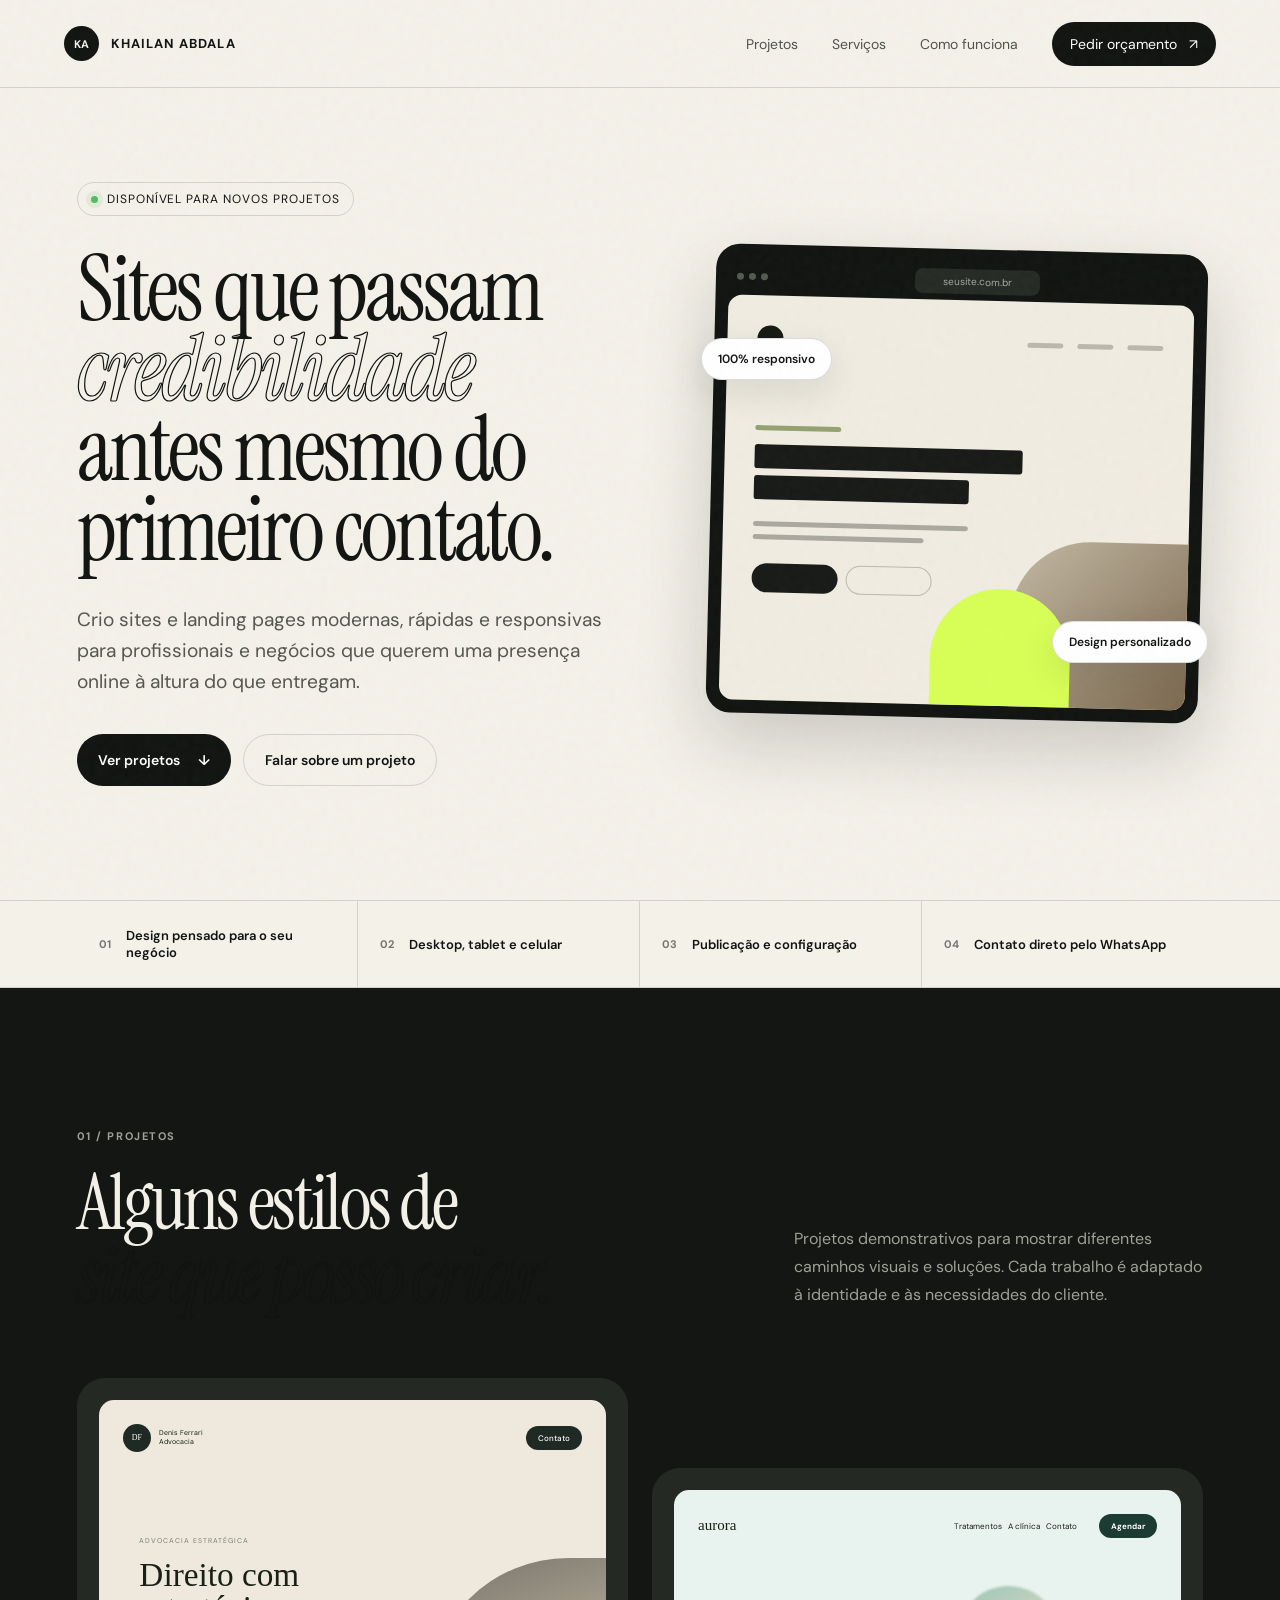
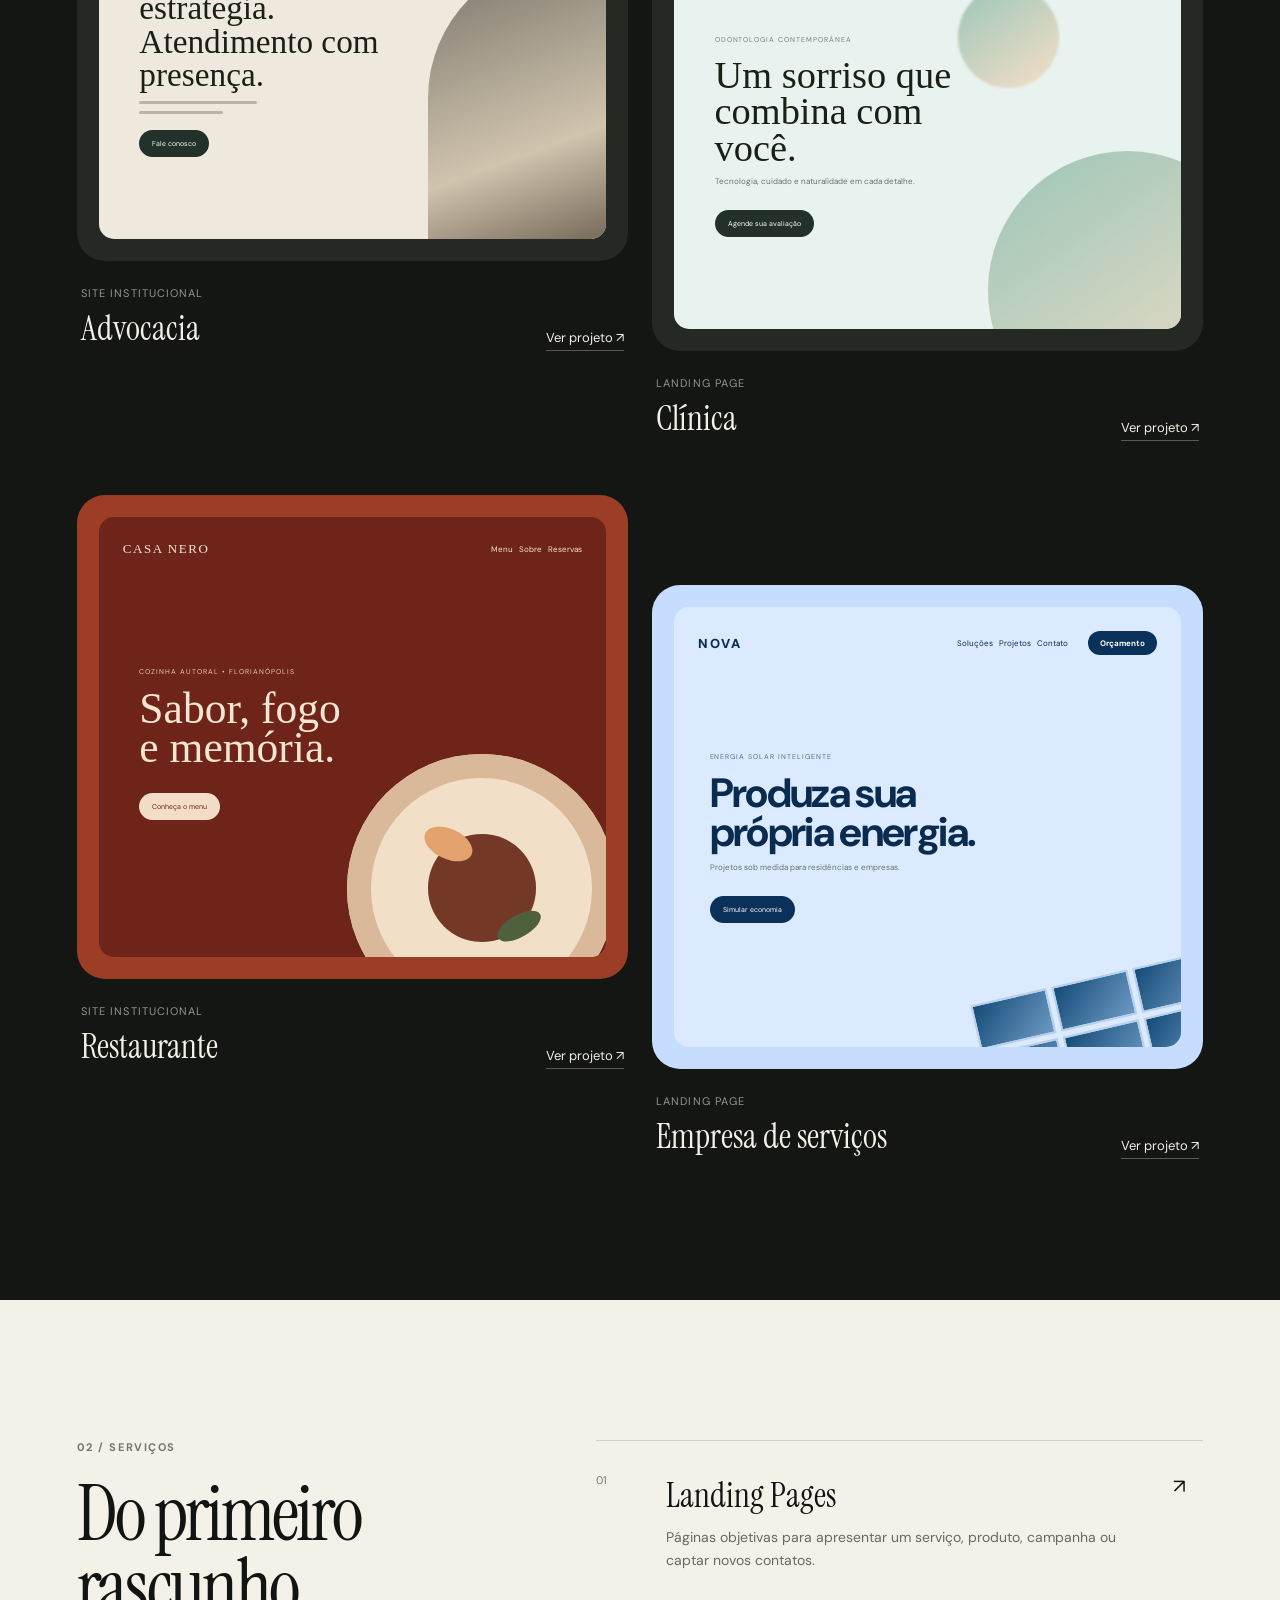
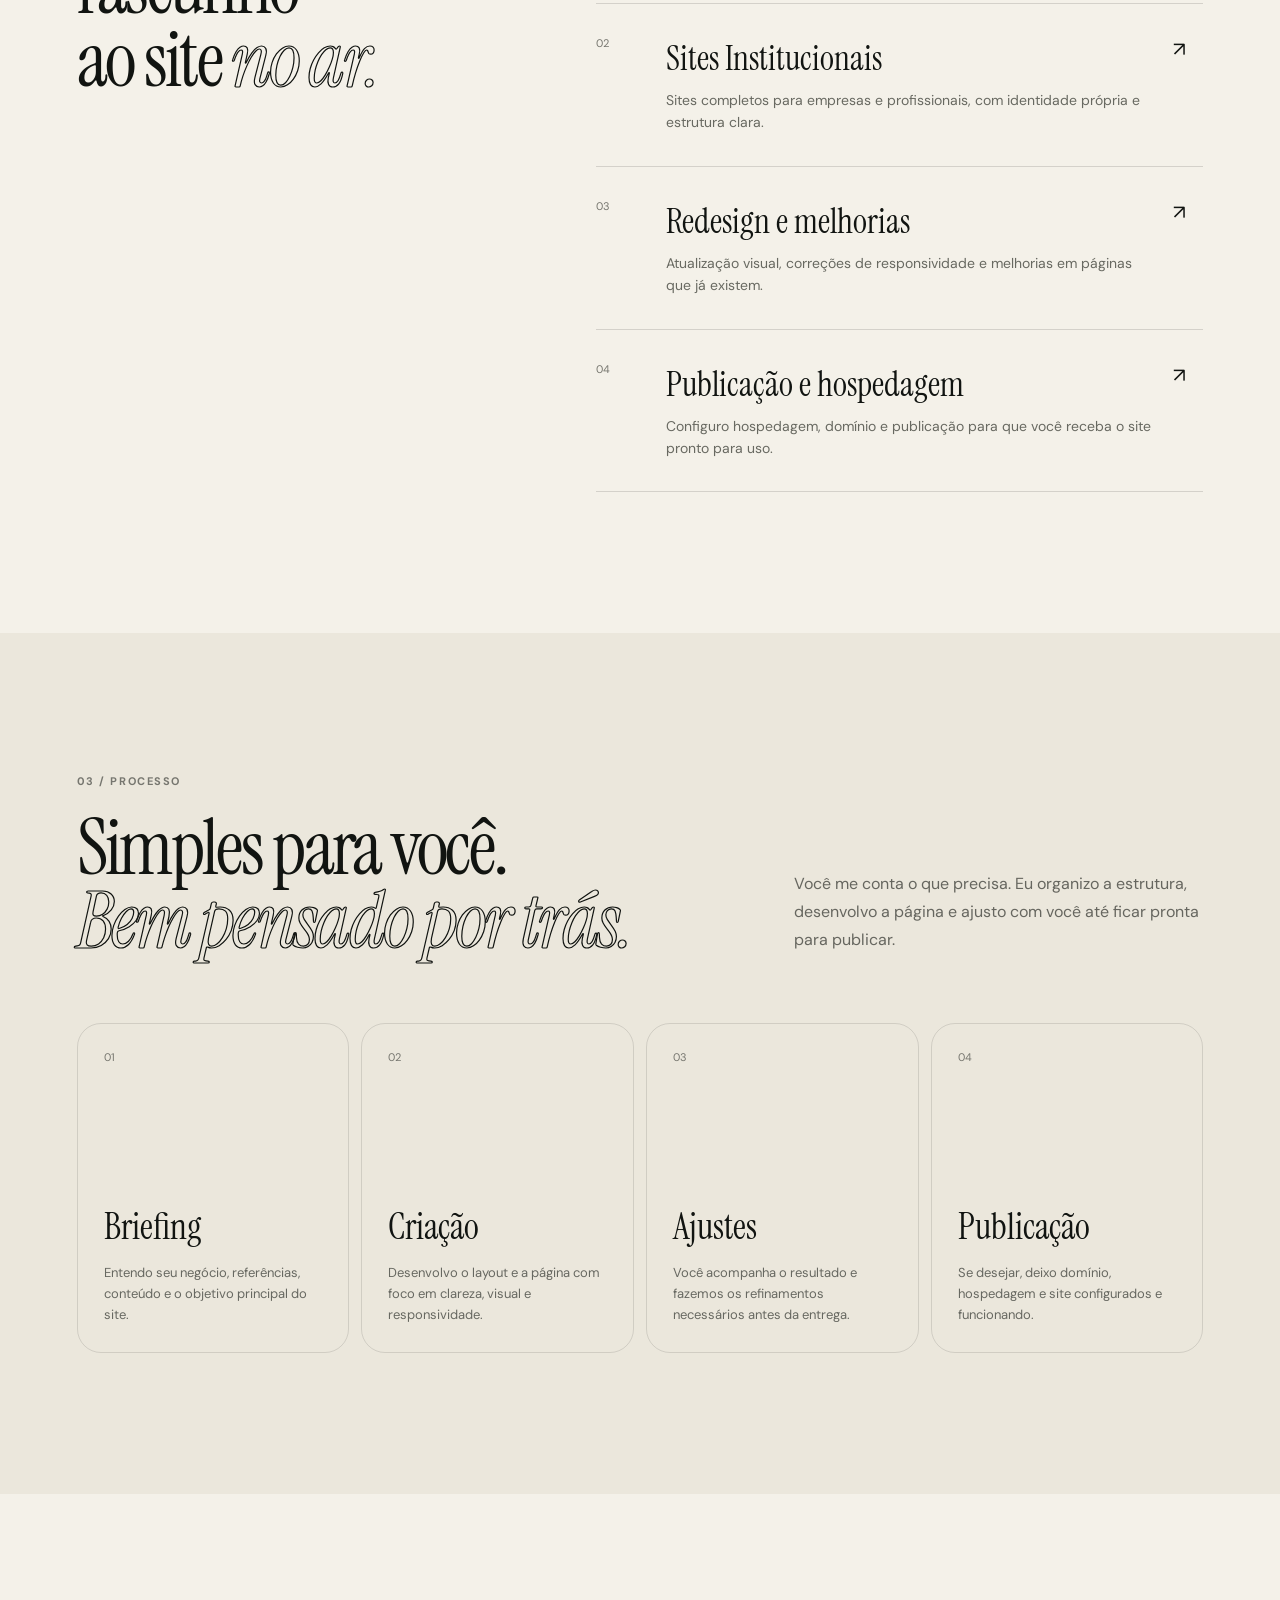
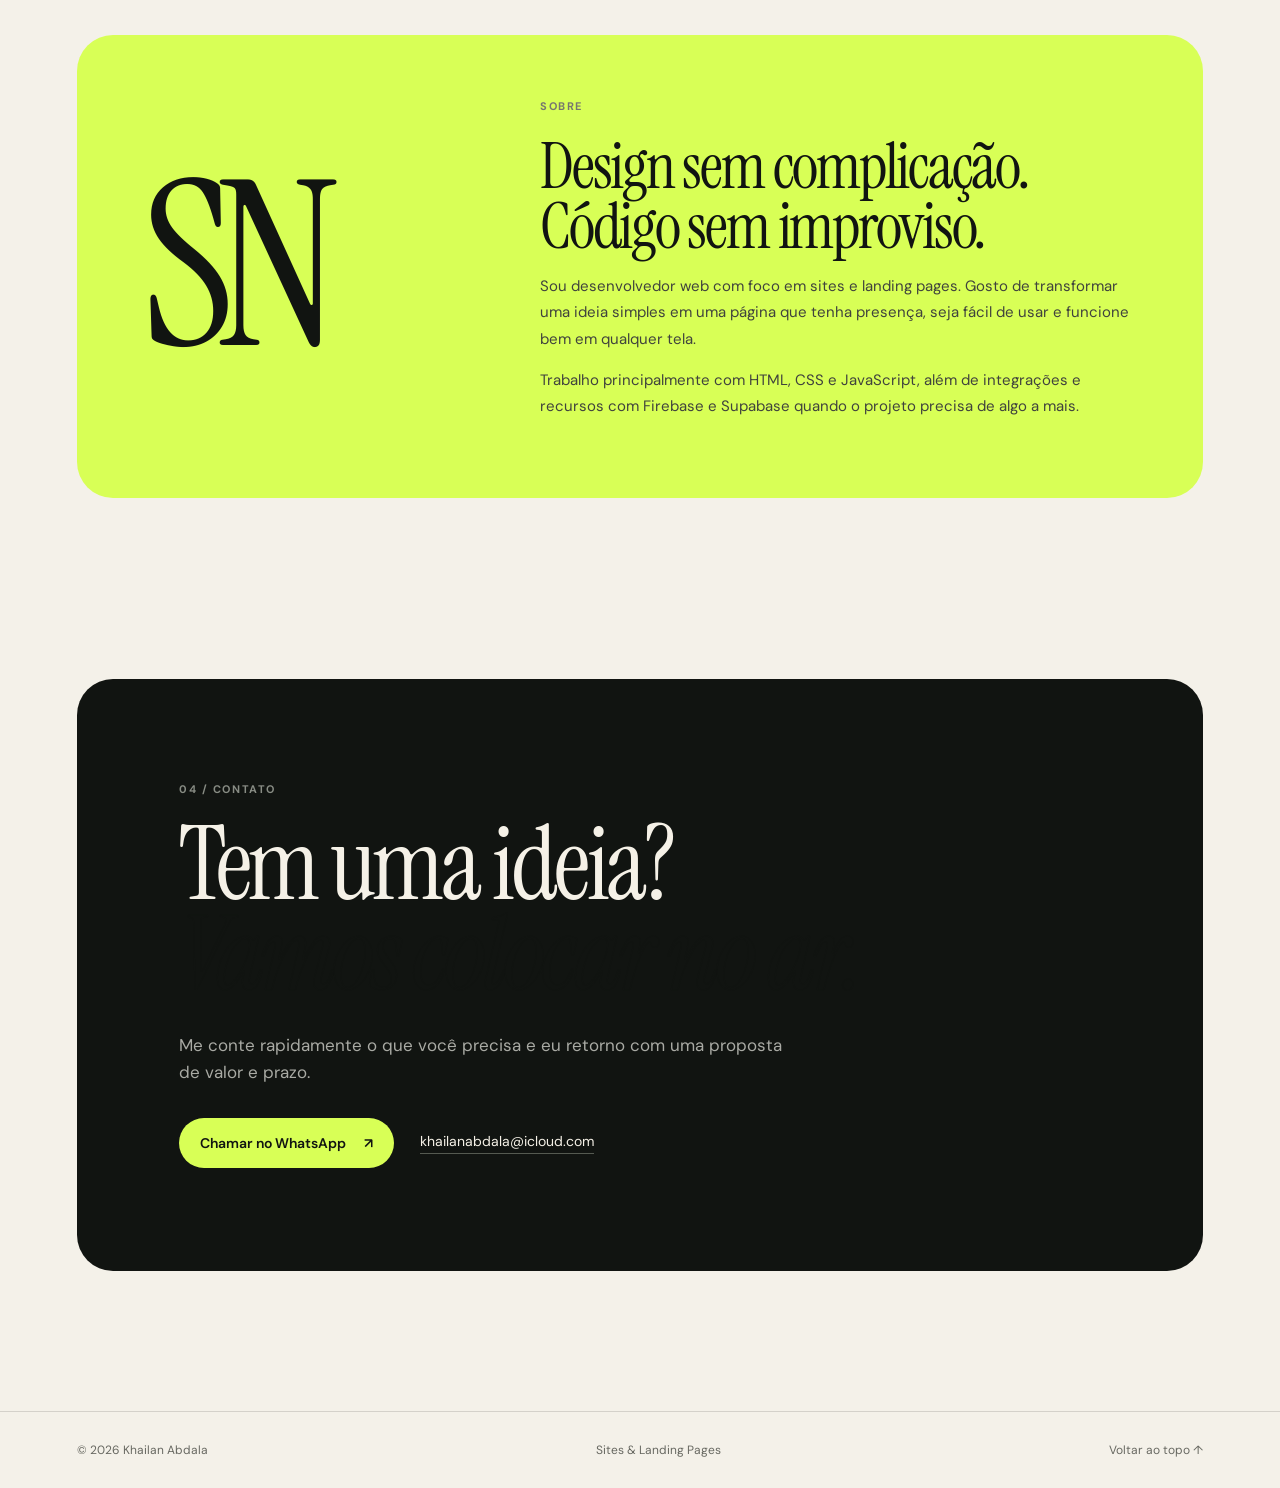
<file: index.html>
<!doctype html>
<html lang="pt-BR">
<head>
  <meta charset="utf-8" />
  <meta name="viewport" content="width=device-width, initial-scale=1" />
  <meta name="description" content="Desenvolvimento de sites e landing pages responsivas, modernas e pensadas para transformar visitas em contatos." />
  <title>Khailan Abdala — Sites & Landing Pages</title>
  <link rel="preconnect" href="https://fonts.googleapis.com">
  <link rel="preconnect" href="https://fonts.gstatic.com" crossorigin>
  <link href="https://fonts.googleapis.com/css2?family=DM+Sans:wght@400;500;600;700&family=Instrument+Serif:ital@0;1&display=swap" rel="stylesheet">
  <link rel="stylesheet" href="styles.css" />
</head>
<body>
  <div class="grain" aria-hidden="true"></div>

  <header class="site-header" id="topo">
    <a class="brand" href="#topo" aria-label="Página inicial">
      <span class="brand-mark">KA</span>
      <span class="brand-text">KHAILAN ABDALA</span>
    </a>

    <button class="menu-toggle" type="button" aria-label="Abrir menu" aria-expanded="false">
      <span></span><span></span>
    </button>

    <nav class="nav" aria-label="Navegação principal">
      <a href="#projetos">Projetos</a>
      <a href="#servicos">Serviços</a>
      <a href="#processo">Como funciona</a>
      <a class="nav-cta" href="#contato">Pedir orçamento <span>↗</span></a>
    </nav>
  </header>

  <main>
    <section class="hero section-pad">
      <div class="hero-copy reveal">
        <div class="eyebrow"><span class="status-dot"></span> Disponível para novos projetos</div>
        <h1>Sites que passam <em>credibilidade</em> antes mesmo do primeiro contato.</h1>
        <p class="hero-lead">Crio sites e landing pages modernas, rápidas e responsivas para profissionais e negócios que querem uma presença online à altura do que entregam.</p>
        <div class="hero-actions">
          <a class="btn btn-primary" href="#projetos">Ver projetos <span>↓</span></a>
          <a class="btn btn-ghost" href="#contato">Falar sobre um projeto</a>
        </div>
      </div>

      <div class="hero-visual reveal delay-1" aria-hidden="true">
        <div class="browser-card">
          <div class="browser-top">
            <div class="dots"><i></i><i></i><i></i></div>
            <div class="browser-url">seusite.com.br</div>
          </div>
          <div class="browser-content">
            <div class="mini-nav"><span class="mini-logo"></span><span></span><span></span><span></span></div>
            <div class="mini-kicker"></div>
            <div class="mini-title w1"></div>
            <div class="mini-title w2"></div>
            <div class="mini-copy"></div>
            <div class="mini-copy short"></div>
            <div class="mini-buttons"><i></i><i></i></div>
            <div class="mini-card-a"></div>
            <div class="mini-card-b"></div>
          </div>
        </div>
        <div class="floating-tag tag-a">100% responsivo</div>
        <div class="floating-tag tag-b">Design personalizado</div>
      </div>
    </section>

    <section class="proof-strip" aria-label="Diferenciais">
      <div><strong>01</strong><span>Design pensado para o seu negócio</span></div>
      <div><strong>02</strong><span>Desktop, tablet e celular</span></div>
      <div><strong>03</strong><span>Publicação e configuração</span></div>
      <div><strong>04</strong><span>Contato direto pelo WhatsApp</span></div>
    </section>

    <section class="projects section-pad" id="projetos">
      <div class="section-heading reveal">
        <div>
          <span class="section-index">01 / PROJETOS</span>
          <h2>Alguns estilos de<br><em>site que posso criar.</em></h2>
        </div>
        <p>Projetos demonstrativos para mostrar diferentes caminhos visuais e soluções. Cada trabalho é adaptado à identidade e às necessidades do cliente.</p>
      </div>

      <div class="project-grid">
        <article class="project-card project-law reveal">
          <a href="https://khailanab.github.io/denisferrari.adv/" target="_blank" rel="noopener noreferrer" class="project-preview" aria-label="Abrir demonstração do site de advocacia">
            <div class="mock-window">
              <div class="mock-head"><span>DF</span><small>Denis Ferrari<br>Advocacia</small><b>Contato</b></div>
              <div class="law-copy"><small>ADVOCACIA ESTRATÉGICA</small><strong>Direito com estratégia.<br>Atendimento com presença.</strong><i></i><i></i><button>Fale conosco</button></div>
              <div class="law-photo"></div>
            </div>
          </a>
          <div class="project-meta">
            <div><span>Site institucional</span><h3>Advocacia</h3></div>
            <a href="https://khailanab.github.io/denisferrari.adv/" target="_blank" rel="noopener noreferrer">Ver projeto ↗</a>
          </div>
        </article>

        <article class="project-card project-clinic reveal delay-1">
          <a href="demos/clinica.html" target="_blank" rel="noopener noreferrer" class="project-preview" aria-label="Abrir demonstração do site de clínica">
            <div class="mock-window clinic-window">
              <div class="clinic-nav"><span>aurora</span><div>Tratamentos&nbsp;&nbsp;&nbsp;A clínica&nbsp;&nbsp;&nbsp;Contato</div><b>Agendar</b></div>
              <div class="clinic-copy"><small>ODONTOLOGIA CONTEMPORÂNEA</small><strong>Um sorriso que combina com você.</strong><p>Tecnologia, cuidado e naturalidade em cada detalhe.</p><button>Agende sua avaliação</button></div>
              <div class="clinic-orb one"></div><div class="clinic-orb two"></div>
            </div>
          </a>
          <div class="project-meta">
            <div><span>Landing page</span><h3>Clínica</h3></div>
            <a href="demos/clinica.html" target="_blank" rel="noopener noreferrer">Ver projeto ↗</a>
          </div>
        </article>

        <article class="project-card project-food reveal">
          <a href="https://khailanab.github.io/portifolio-rest/#menu" target="_blank" rel="noopener noreferrer" class="project-preview" aria-label="Abrir demonstração do site de restaurante">
            <div class="mock-window food-window">
              <div class="food-top"><span>CASA NERO</span><div>Menu&nbsp;&nbsp;&nbsp;Sobre&nbsp;&nbsp;&nbsp;Reservas</div></div>
              <div class="food-copy"><small>COZINHA AUTORAL • FLORIANÓPOLIS</small><strong>Sabor, fogo<br>e memória.</strong><button>Conheça o menu</button></div>
              <div class="plate"><i></i><b></b><span></span></div>
            </div>
          </a>
          <div class="project-meta">
            <div><span>Site institucional</span><h3>Restaurante</h3></div>
            <a href="https://khailanab.github.io/portifolio-rest/#menu" target="_blank" rel="noopener noreferrer">Ver projeto ↗</a>
          </div>
        </article>

        <article class="project-card project-service reveal delay-1">
          <a href="https://khailanab.github.io/portifolio-rest/#menu" target="_blank" rel="noopener noreferrer" class="project-preview" aria-label="Abrir demonstração do site de serviços">
            <div class="mock-window service-window">
              <div class="service-nav"><span>NOVA</span><div>Soluções&nbsp;&nbsp;&nbsp;Projetos&nbsp;&nbsp;&nbsp;Contato</div><b>Orçamento</b></div>
              <div class="service-copy"><small>ENERGIA SOLAR INTELIGENTE</small><strong>Produza sua própria energia.</strong><p>Projetos sob medida para residências e empresas.</p><button>Simular economia</button></div>
              <div class="service-grid"><i></i><i></i><i></i><i></i><i></i><i></i></div>
            </div>
          </a>
          <div class="project-meta">
            <div><span>Landing page</span><h3>Empresa de serviços</h3></div>
            <a href="demos/servicos.html" target="_blank" rel="noopener noreferrer">Ver projeto ↗</a>
          </div>
        </article>
      </div>
    </section>

    <section class="services section-pad" id="servicos">
      <div class="services-title reveal">
        <span class="section-index">02 / SERVIÇOS</span>
        <h2>Do primeiro rascunho<br>ao site <em>no ar.</em></h2>
      </div>

      <div class="service-list">
        <div class="service-row reveal"><span>01</span><div><h3>Landing Pages</h3><p>Páginas objetivas para apresentar um serviço, produto, campanha ou captar novos contatos.</p></div><b>↗</b></div>
        <div class="service-row reveal"><span>02</span><div><h3>Sites Institucionais</h3><p>Sites completos para empresas e profissionais, com identidade própria e estrutura clara.</p></div><b>↗</b></div>
        <div class="service-row reveal"><span>03</span><div><h3>Redesign e melhorias</h3><p>Atualização visual, correções de responsividade e melhorias em páginas que já existem.</p></div><b>↗</b></div>
        <div class="service-row reveal"><span>04</span><div><h3>Publicação e hospedagem</h3><p>Configuro hospedagem, domínio e publicação para que você receba o site pronto para uso.</p></div><b>↗</b></div>
      </div>
    </section>

    <section class="process section-pad" id="processo">
      <div class="section-heading reveal">
        <div>
          <span class="section-index">03 / PROCESSO</span>
          <h2>Simples para você.<br><em>Bem pensado por trás.</em></h2>
        </div>
        <p>Você me conta o que precisa. Eu organizo a estrutura, desenvolvo a página e ajusto com você até ficar pronta para publicar.</p>
      </div>

      <div class="process-grid">
        <div class="process-card reveal"><span>01</span><h3>Briefing</h3><p>Entendo seu negócio, referências, conteúdo e o objetivo principal do site.</p></div>
        <div class="process-card reveal delay-1"><span>02</span><h3>Criação</h3><p>Desenvolvo o layout e a página com foco em clareza, visual e responsividade.</p></div>
        <div class="process-card reveal delay-2"><span>03</span><h3>Ajustes</h3><p>Você acompanha o resultado e fazemos os refinamentos necessários antes da entrega.</p></div>
        <div class="process-card reveal delay-3"><span>04</span><h3>Publicação</h3><p>Se desejar, deixo domínio, hospedagem e site configurados e funcionando.</p></div>
      </div>
    </section>

    <section class="about section-pad">
      <div class="about-card reveal">
        <div class="about-monogram">SN</div>
        <div class="about-copy">
          <span class="section-index">SOBRE</span>
          <h2>Design sem complicação.<br>Código sem improviso.</h2>
          <p>Sou desenvolvedor web com foco em sites e landing pages. Gosto de transformar uma ideia simples em uma página que tenha presença, seja fácil de usar e funcione bem em qualquer tela.</p>
          <p>Trabalho principalmente com HTML, CSS e JavaScript, além de integrações e recursos com Firebase e Supabase quando o projeto precisa de algo a mais.</p>
        </div>
      </div>
    </section>

    <section class="contact section-pad" id="contato">
      <div class="contact-card reveal">
        <span class="section-index">04 / CONTATO</span>
        <h2>Tem uma ideia?<br><em>Vamos colocar no ar.</em></h2>
        <p>Me conte rapidamente o que você precisa e eu retorno com uma proposta de valor e prazo.</p>
        <div class="contact-actions">
          <!-- TROQUE O NÚMERO ABAIXO PELO SEU WHATSAPP, COM DDI E DDD -->
          <a class="btn btn-light" href="https://wa.me/5548996751423" target="_blank" rel="noopener noreferrer">Chamar no WhatsApp <span>↗</span></a>
          <!-- TROQUE O EMAIL ABAIXO PELO SEU -->
          <a class="contact-email" href="mailto:seuemail@exemplo.com">khailanabdala@icloud.com</a>
        </div>
      </div>
    </section>
  </main>

  <footer>
    <div>© <span id="year"></span> Khailan Abdala</div>
    <div>Sites & Landing Pages</div>
    <a href="#topo">Voltar ao topo ↑</a>
  </footer>

  <script src="script.js"></script>
</body>
</html>
</file>
<file: styles.css>
:root{
  --ink:#111411;
  --paper:#f4f1e9;
  --paper-2:#ebe7dc;
  --acid:#d8ff56;
  --muted:#76766f;
  --line:rgba(17,20,17,.14);
  --radius:28px;
}
*{box-sizing:border-box}html{scroll-behavior:smooth}body{margin:0;background:var(--paper);color:var(--ink);font-family:"DM Sans",system-ui,sans-serif;overflow-x:hidden}a{color:inherit;text-decoration:none}button{font:inherit}.grain{position:fixed;inset:0;pointer-events:none;z-index:100;opacity:.035;background-image:url("data:image/svg+xml,%3Csvg viewBox='0 0 160 160' xmlns='http://www.w3.org/2000/svg'%3E%3Cfilter id='n'%3E%3CfeTurbulence type='fractalNoise' baseFrequency='.8' numOctaves='4' stitchTiles='stitch'/%3E%3C/filter%3E%3Crect width='100%25' height='100%25' filter='url(%23n)' opacity='.9'/%3E%3C/svg%3E")}.site-header{height:88px;padding:0 clamp(24px,5vw,74px);display:flex;align-items:center;justify-content:space-between;border-bottom:1px solid var(--line);position:relative;z-index:20}.brand{display:flex;align-items:center;gap:12px;font-weight:700;letter-spacing:.08em;font-size:13px}.brand-mark{width:35px;height:35px;border-radius:50%;background:var(--ink);color:var(--paper);display:grid;place-items:center;font-size:11px;letter-spacing:0}.nav{display:flex;align-items:center;gap:34px;font-size:14px}.nav>a:not(.nav-cta){opacity:.72}.nav>a:hover{opacity:1}.nav-cta{background:var(--ink);color:#fff;padding:13px 18px;border-radius:999px;display:flex;align-items:center;gap:12px}.menu-toggle{display:none;background:none;border:0;width:42px;height:42px}.menu-toggle span{display:block;width:22px;height:1px;background:var(--ink);margin:6px auto}.section-pad{padding:clamp(90px,11vw,150px) clamp(24px,6vw,92px)}.hero{min-height:calc(100vh - 88px);display:grid;grid-template-columns:1.05fr .95fr;gap:7vw;align-items:center;padding-top:70px;padding-bottom:90px}.eyebrow{display:inline-flex;align-items:center;gap:9px;padding:8px 13px;border:1px solid var(--line);border-radius:999px;font-size:12px;text-transform:uppercase;letter-spacing:.08em;margin-bottom:34px}.status-dot{width:7px;height:7px;background:#55ba62;border-radius:50%;box-shadow:0 0 0 5px rgba(85,186,98,.12)}h1,h2{font-family:"Instrument Serif",Georgia,serif;font-weight:400;letter-spacing:-.035em;margin:0}h1{font-size:clamp(58px,7vw,112px);line-height:.89}h1 em,h2 em{font-weight:400;color:transparent;-webkit-text-stroke:1.2px #111411;font-style:italic}.hero-lead{max-width:660px;font-size:clamp(17px,1.5vw,21px);line-height:1.6;color:#55564f;margin:36px 0}.hero-actions{display:flex;gap:12px;flex-wrap:wrap}.btn{display:inline-flex;align-items:center;justify-content:center;gap:18px;padding:16px 21px;border-radius:999px;font-weight:600;font-size:14px;transition:.25s ease}.btn:hover{transform:translateY(-2px)}.btn-primary{background:var(--ink);color:#fff}.btn-ghost{border:1px solid var(--line)}.hero-visual{position:relative;min-height:560px;display:grid;place-items:center}.browser-card{width:min(100%,620px);aspect-ratio:1.05;background:#111411;border-radius:24px;box-shadow:0 30px 70px rgba(27,30,23,.18);padding:13px;transform:rotate(1.4deg)}.browser-top{height:38px;display:flex;align-items:center;padding:0 8px;color:#a8aaa4;font-size:10px}.dots{display:flex;gap:5px}.dots i{display:block;width:7px;height:7px;background:#555a51;border-radius:50%}.browser-url{margin:auto;background:#262a25;border-radius:8px;padding:6px 28px}.browser-content{height:calc(100% - 38px);border-radius:14px;background:#f0ece1;position:relative;overflow:hidden;padding:30px}.mini-nav{display:flex;align-items:center;gap:14px}.mini-nav span{width:36px;height:5px;border-radius:99px;background:#bbb7ad}.mini-nav .mini-logo{width:26px;height:26px;border-radius:50%;background:#161914;margin-right:auto}.mini-kicker{width:86px;height:5px;background:#93a270;border-radius:99px;margin-top:74px}.mini-title{height:24px;background:#181a17;border-radius:3px;margin-top:14px}.mini-title.w1{width:66%}.mini-title.w2{width:53%;margin-top:7px}.mini-copy{height:5px;background:#aaa89f;border-radius:4px;width:53%;margin-top:22px}.mini-copy.short{width:42%;margin-top:8px}.mini-buttons{display:flex;gap:8px;margin-top:24px}.mini-buttons i{width:86px;height:29px;background:#181a17;border-radius:99px}.mini-buttons i+ i{background:transparent;border:1px solid #bdb9ad}.mini-card-a{position:absolute;width:42%;height:48%;right:-4%;bottom:-7%;border-radius:80px 0 0 0;background:linear-gradient(135deg,#c3b9a4,#725e44)}.mini-card-b{position:absolute;width:30%;height:29%;right:25%;bottom:0;border-radius:120px 120px 0 0;background:#d8ff56}.floating-tag{position:absolute;background:#fff;border:1px solid var(--line);box-shadow:0 12px 35px rgba(24,25,21,.1);border-radius:999px;padding:12px 16px;font-size:12px;font-weight:600}.tag-a{left:-2%;top:24%}.tag-b{right:-1%;bottom:18%}.proof-strip{border-top:1px solid var(--line);border-bottom:1px solid var(--line);display:grid;grid-template-columns:repeat(4,1fr);padding:0 clamp(24px,6vw,92px)}.proof-strip>div{padding:26px 22px;border-right:1px solid var(--line);display:flex;gap:15px;align-items:center}.proof-strip>div:last-child{border-right:0}.proof-strip strong{font-size:11px;color:var(--muted)}.proof-strip span{font-size:13px;font-weight:600}.section-heading{display:grid;grid-template-columns:1.2fr .8fr;gap:8vw;align-items:end;margin-bottom:65px}.section-index{font-size:11px;font-weight:700;letter-spacing:.14em;color:var(--muted);display:block;margin-bottom:24px}.section-heading h2,.services-title h2{font-size:clamp(48px,6vw,82px);line-height:.95}.section-heading>p{font-size:16px;line-height:1.75;color:#66665f;max-width:510px;margin:0 0 4px}.projects{background:#131612;color:#f3f0e8}.projects .section-index,.projects .section-heading>p{color:#9fa097}.project-grid{display:grid;grid-template-columns:1fr 1fr;gap:54px 24px}.project-card:nth-child(even){margin-top:90px}.project-preview{display:block;aspect-ratio:1.14;border-radius:var(--radius);overflow:hidden;background:#252924;padding:22px}.mock-window{width:100%;height:100%;border-radius:15px;background:#eee9dc;color:#192016;position:relative;overflow:hidden;padding:24px}.mock-head,.clinic-nav,.food-top,.service-nav{display:flex;align-items:center;font-size:8px;position:relative;z-index:2}.mock-head>span{width:28px;height:28px;border-radius:50%;background:#1e2a23;color:#fff;display:grid;place-items:center;font-family:Georgia}.mock-head small{font-size:7px;line-height:1.2;margin-left:8px}.mock-head b{margin-left:auto;background:#1e2a23;color:#fff;padding:7px 12px;border-radius:99px;font-weight:500}.law-copy{position:absolute;left:8%;top:29%;z-index:2;width:55%}.law-copy small,.clinic-copy small,.food-copy small,.service-copy small{font-size:7px;letter-spacing:.14em;color:#788274}.law-copy strong{display:block;font-family:Georgia,serif;font-weight:400;font-size:clamp(20px,2.6vw,42px);line-height:1;margin:10px 0}.law-copy i{display:block;width:42%;height:3px;background:#b7b5aa;border-radius:99px;margin-top:7px}.law-copy i+ i{width:30%}.law-copy button,.clinic-copy button,.food-copy button,.service-copy button{margin-top:16px;border:0;background:#223129;color:white;border-radius:99px;padding:9px 13px;font-size:7px}.law-photo{position:absolute;width:38%;height:72%;right:-3%;bottom:-8%;background:linear-gradient(160deg,#77746b,#d1c4ad 60%,#564a3d);border-radius:140px 0 0 0}.project-meta{display:flex;justify-content:space-between;align-items:end;padding:20px 4px 0}.project-meta span{font-size:11px;text-transform:uppercase;letter-spacing:.1em;color:#93958e}.project-meta h3{font-family:"Instrument Serif",serif;font-size:34px;font-weight:400;margin:4px 0 0}.project-meta>a{font-size:13px;border-bottom:1px solid #555a52;padding-bottom:4px}.clinic-window{background:#e8f2ee}.clinic-nav>span{font-family:Georgia,serif;font-size:15px;margin-right:auto}.clinic-nav b{margin-left:22px;background:#1b3b33;color:#fff;border-radius:99px;padding:7px 12px}.clinic-copy{width:58%;position:absolute;left:8%;top:31%;z-index:3}.clinic-copy strong{display:block;font-family:Georgia,serif;font-size:clamp(24px,3vw,46px);font-weight:400;line-height:.95;margin:10px 0}.clinic-copy p,.service-copy p{font-size:8px;color:#66726d}.clinic-orb{position:absolute;border-radius:50%;background:linear-gradient(145deg,#9bc6b7,#f6dfc8)}.clinic-orb.one{width:55%;aspect-ratio:1;right:-17%;bottom:-23%}.clinic-orb.two{width:20%;aspect-ratio:1;right:24%;top:22%;filter:blur(1px)}.project-food .project-preview{background:#9b3e25}.food-window{background:#6e2419;color:#f5e5d1}.food-top>span{font-family:Georgia;font-size:13px;letter-spacing:.12em;margin-right:auto}.food-copy{position:absolute;left:8%;top:32%;z-index:2}.food-copy small{color:#e9c8af}.food-copy strong{display:block;font-family:Georgia,serif;font-weight:400;font-size:clamp(28px,3.4vw,52px);line-height:.9;margin:10px 0}.food-copy button{background:#f3ddc7;color:#6e2419}.plate{position:absolute;right:-2%;bottom:-15%;width:53%;aspect-ratio:1;border-radius:50%;background:#f2dfc7;box-shadow:inset 0 0 0 24px #d9b999}.plate i,.plate b,.plate span{position:absolute;border-radius:50%}.plate i{inset:30%;background:#733926}.plate b{width:19%;height:11%;background:#e3a26e;left:28%;top:28%;transform:rotate(25deg)}.plate span{width:18%;height:8%;background:#4e603c;right:27%;bottom:32%;transform:rotate(-30deg)}.project-service .project-preview{background:#c7ddff}.service-window{background:#dceaff;color:#092b50}.service-nav>span{font-size:13px;font-weight:800;letter-spacing:.12em;margin-right:auto}.service-nav b{margin-left:20px;background:#0a315a;color:#fff;border-radius:99px;padding:7px 12px}.service-copy{position:absolute;left:7%;top:31%;width:55%;z-index:3}.service-copy small{color:#55718c}.service-copy strong{font-family:"DM Sans";font-size:clamp(24px,3.2vw,49px);font-weight:700;line-height:.95;display:block;margin:10px 0;letter-spacing:-.04em}.service-copy button{background:#0a315a}.service-grid{position:absolute;right:-8%;bottom:-6%;width:48%;display:grid;grid-template-columns:repeat(3,1fr);gap:5px;transform:rotate(-13deg)}.service-grid i{aspect-ratio:1.7;background:linear-gradient(135deg,#164b78,#6b9ac3);border:2px solid #b7d1eb}.services{display:grid;grid-template-columns:.8fr 1.2fr;gap:9vw}.services-title{position:sticky;top:120px;height:max-content}.service-list{border-top:1px solid var(--line)}.service-row{display:grid;grid-template-columns:50px 1fr 30px;gap:20px;padding:32px 0;border-bottom:1px solid var(--line);align-items:start}.service-row>span{font-size:11px;color:var(--muted)}.service-row h3{font-family:"Instrument Serif",serif;font-size:34px;font-weight:400;margin:0 0 8px}.service-row p{margin:0;color:#686961;line-height:1.6;font-size:14px;max-width:600px}.service-row>b{font-size:20px;font-weight:400}.process{background:var(--paper-2)}.process-grid{display:grid;grid-template-columns:repeat(4,1fr);gap:12px}.process-card{min-height:330px;border:1px solid rgba(17,20,17,.12);border-radius:24px;padding:26px;display:flex;flex-direction:column}.process-card>span{font-size:11px;color:var(--muted)}.process-card h3{font-family:"Instrument Serif",serif;font-size:36px;font-weight:400;margin:auto 0 12px}.process-card p{font-size:13px;line-height:1.65;color:#676861;margin:0}.about-card{background:var(--acid);border-radius:36px;padding:clamp(34px,5vw,72px);display:grid;grid-template-columns:.7fr 1.3fr;gap:6vw;align-items:center}.about-monogram{font-family:"Instrument Serif",serif;font-size:clamp(130px,18vw,250px);line-height:.7;letter-spacing:-.08em}.about-copy h2{font-size:clamp(45px,5vw,76px);line-height:.95}.about-copy p{max-width:700px;line-height:1.75;color:#40433d;font-size:15px}.contact{padding-top:40px}.contact-card{background:#111411;color:#f5f1e7;border-radius:36px;padding:clamp(48px,8vw,110px)}.contact-card .section-index{color:#888c84}.contact-card h2{font-size:clamp(62px,8vw,124px);line-height:.88}.contact-card p{color:#a9aaa4;font-size:17px;line-height:1.6;max-width:620px;margin:32px 0}.contact-actions{display:flex;align-items:center;gap:26px;flex-wrap:wrap}.btn-light{background:var(--acid);color:#111411}.contact-email{font-size:14px;border-bottom:1px solid #555a51;padding-bottom:3px}footer{padding:30px clamp(24px,6vw,92px);display:flex;justify-content:space-between;border-top:1px solid var(--line);font-size:12px;color:#676861}.reveal{opacity:0;transform:translateY(24px);transition:opacity .7s ease,transform .7s ease}.reveal.visible{opacity:1;transform:none}.delay-1{transition-delay:.1s}.delay-2{transition-delay:.18s}.delay-3{transition-delay:.26s}
@media (max-width:760px){.hero{grid-template-columns:1fr;padding-top:70px}.hero-visual{min-height:470px}.proof-strip{grid-template-columns:1fr 1fr}.proof-strip>div:nth-child(2){border-right:0}.proof-strip>div:nth-child(-n+2){border-bottom:1px solid var(--line)}.project-grid{grid-template-columns:1fr}.project-card:nth-child(even){margin-top:0}.section-heading,.services{grid-template-columns:1fr}.services-title{position:static}.process-grid{grid-template-columns:1fr 1fr}.about-card{grid-template-columns:1fr}.about-monogram{font-size:150px}}
@media (max-width:760px){.site-header{height:76px}.nav{position:absolute;left:16px;right:16px;top:82px;background:#111411;color:white;border-radius:22px;padding:20px;display:none;flex-direction:column;align-items:stretch;gap:8px;box-shadow:0 18px 50px rgba(0,0,0,.18)}.nav.open{display:flex}.nav a{padding:12px}.nav-cta{justify-content:space-between}.menu-toggle{display:block}.hero{min-height:auto;padding-top:56px}.hero h1{font-size:clamp(55px,15vw,82px)}.hero-visual{min-height:380px}.browser-card{width:96%}.floating-tag{font-size:10px}.tag-a{left:-2%;top:15%}.tag-b{right:0;bottom:10%}.proof-strip{grid-template-columns:1fr}.proof-strip>div{border-right:0!important;border-bottom:1px solid var(--line)}.proof-strip>div:last-child{border-bottom:0}.section-heading{gap:28px}.project-preview{padding:12px}.project-meta h3{font-size:29px}.project-meta a{font-size:11px}.process-grid{grid-template-columns:1fr}.process-card{min-height:250px}.about-monogram{font-size:110px}.contact-card h2{font-size:clamp(58px,16vw,86px)}footer{gap:12px;flex-direction:column}.services-title h2,.section-heading h2{font-size:52px}}
</file>
